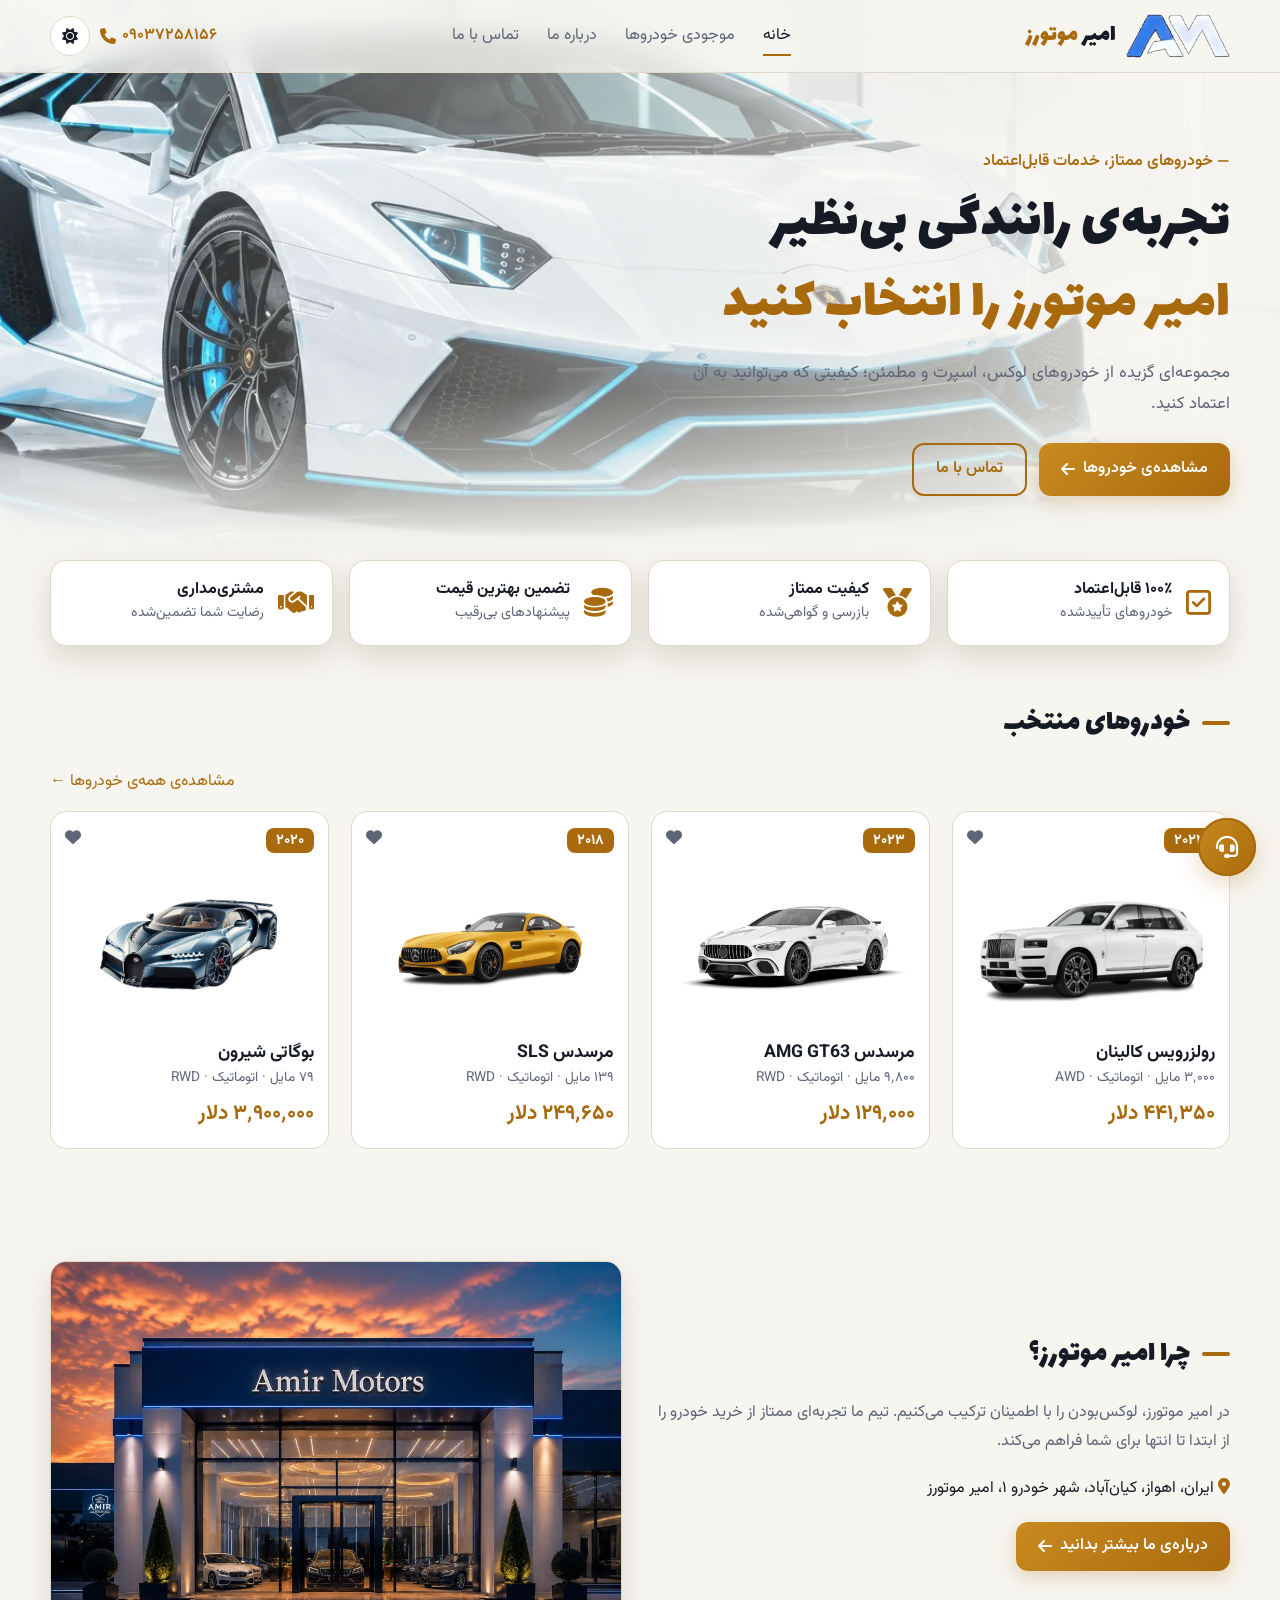
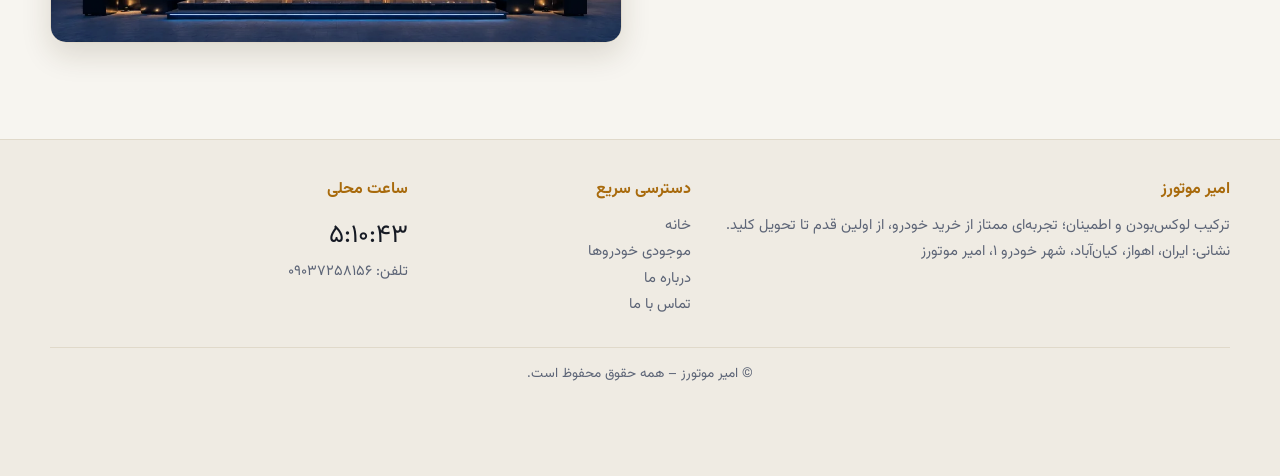
<file: index.html>
<!DOCTYPE html>
<html lang="fa" dir="rtl" data-theme="dark">
<head>
<meta charset="UTF-8">
<meta name="viewport" content="width=device-width, initial-scale=1.0">
<title>امیر موتورز | فروش خودروهای لوکس و اسپرت</title>
<meta name="description" content="امیر موتورز؛ مجموعه‌ای گزیده از خودروهای لوکس، اسپرت و مطمئن در اهواز">
<link rel="icon" href="assets/logo.webp">
<link rel="preconnect" href="https://fonts.googleapis.com"><link rel="preconnect" href="https://fonts.gstatic.com" crossorigin>
<link href="https://fonts.googleapis.com/css2?family=Lalezar&family=Vazirmatn:wght@400;600;700&display=swap" rel="stylesheet">
<link rel="stylesheet" href="https://cdnjs.cloudflare.com/ajax/libs/font-awesome/6.5.2/css/all.min.css">
<link rel="stylesheet" href="css/style.css">
<script>try{document.documentElement.dataset.theme=localStorage.getItem('theme')||(matchMedia('(prefers-color-scheme: light)').matches?'light':'dark')}catch(e){}</script>
</head>
<body>


<div class="rotate-warning">
    <div class="warning-content">
        <div class="phone-icon">📱</div>
        <p>Please rotate your device</p>
        <span>Screen is too small for the best experience</span>
    </div>
</div>
<header class="nav"><div class="wrap">
  <a class="brand" href="index.html"><img src="assets/logo.webp" alt="لوگوی امیر موتورز"><span>امیر <b>موتورز</b></span></a>
  <nav class="links" aria-label="منوی اصلی">
      <a href="index.html" class="on">خانه</a>
      <a href="inventory.html">موجودی خودروها</a>
      <a href="about.html">درباره ما</a>
      <a href="contact.html">تماس با ما</a>
  </nav>
  <div class="tools">
    <a class="tel" href="tel:۰۹۰۳۷۲۵۸۱۵۶"><i class="fa-solid fa-phone"></i>۰۹۰۳۷۲۵۸۱۵۶</a>
    <button class="icon-btn theme-btn" aria-label="تغییر تم"><i class="fa-solid fa-moon"></i><i class="fa-solid fa-sun"></i></button>
    <button class="icon-btn burger" aria-label="باز کردن منو"><i class="fa-solid fa-bars"></i></button>
  </div>
</div></header>

<div class="drawer"><div class="back"></div>
  <nav>
    <button class="icon-btn close-drawer" aria-label="بستن منو"><i class="fa-solid fa-xmark"></i></button>
      <a href="index.html" class="on">خانه</a>
      <a href="inventory.html">موجودی خودروها</a>
      <a href="about.html">درباره ما</a>
      <a href="contact.html">تماس با ما</a>
    <a href="#" class="open-support">پشتیبانی</a>
  </nav>
</div>

<div class="toast" role="status">پیام شما با موفقیت ارسال شد ✔</div>
<button class="fab open-support" aria-label="پشتیبانی"><i class="fa-solid fa-headset"></i></button>
<div class="modal" role="dialog" aria-modal="true" aria-label="درخواست پشتیبانی">
  <form class="form" novalidate data-form>
    <h3>ثبت درخواست پشتیبانی<button type="button" class="icon-btn close-modal" aria-label="بستن"><i class="fa-solid fa-xmark"></i></button></h3>
    <p style="color:var(--muted);font-size:.9rem">فرم زیر را پر کنید؛ تیم ما به‌زودی با شما تماس می‌گیرد.</p>
    <div class="cols">
      <div class="field"><label>نام و نام خانوادگی</label><input name="name" placeholder="مثلاً علی رضایی" autocomplete="name"><span class="err">نام کامل خود را وارد کنید</span></div>
      <div class="field"><label>ایمیل</label><input name="email" dir="ltr" placeholder="name@example.com" autocomplete="email"><span class="err">ایمیل معتبر وارد کنید</span></div>
    </div>
    <div class="field"><label>پیام</label><textarea name="msg" placeholder="پیام خود را بنویسید…"></textarea><span class="err">پیام نمی‌تواند خالی باشد</span></div>
    <button class="btn btn-fill" type="submit">ارسال</button>
  </form>
</div>

<main>

<section class="hero"><div class="wrap"><div class="hero-txt">
  <p class="eyebrow">— خودروهای ممتاز، خدمات قابل‌اعتماد</p>
  <h1>تجربه‌ی رانندگی بی‌نظیر<span>امیر موتورز را انتخاب کنید</span></h1>
  <p class="lead">مجموعه‌ای گزیده از خودروهای لوکس، اسپرت و مطمئن؛ کیفیتی که می‌توانید به آن اعتماد کنید.</p>
  <div class="btns"><a href="inventory.html" class="btn btn-fill">مشاهده‌ی خودروها <i class="fa-solid fa-arrow-left"></i></a><a href="contact.html" class="btn btn-line">تماس با ما</a></div>
</div></div></section>

<section class="wrap why reveal">
  <div><i class="fa-regular fa-square-check"></i><span><h3>۱۰۰٪ قابل‌اعتماد</h3><p>خودروهای تأییدشده</p></span></div>
  <div><i class="fa-solid fa-medal"></i><span><h3>کیفیت ممتاز</h3><p>بازرسی و گواهی‌شده</p></span></div>
  <div><i class="fa-solid fa-coins"></i><span><h3>تضمین بهترین قیمت</h3><p>پیشنهادهای بی‌رقیب</p></span></div>
  <div><i class="fa-solid fa-handshake"></i><span><h3>مشتری‌مداری</h3><p>رضایت شما تضمین‌شده</p></span></div>
</section>

<section class="wrap sec">
  <h2 class="sec-title">خودروهای منتخب</h2>
  <div class="more"><a href="inventory.html">مشاهده‌ی همه‌ی خودروها ←</a></div>
  <div class="grid">
    <article class="card reveal" data-cat="luxury">
      <div class="card-top"><span class="year">۲۰۲۴</span>
        <label class="heart" title="افزودن به علاقه‌مندی‌ها"><input type="checkbox" aria-label="علاقه‌مندی"><i class="fa-solid fa-heart"></i></label></div>
      <div class="pic"><img src="assets/cullinan.webp" alt="رولزرویس کالینان" loading="lazy" width="400" height="170"></div>
      <div class="card-body"><h3><a class="card-link" href="car.html">رولزرویس کالینان</a></h3>
        <p>۳٬۰۰۰ مایل · اتوماتیک · AWD</p>
        <strong>۴۴۱٬۳۵۰ دلار</strong></div>
    </article>
    <article class="card reveal" data-cat="sedan">
      <div class="card-top"><span class="year">۲۰۲۳</span>
        <label class="heart" title="افزودن به علاقه‌مندی‌ها"><input type="checkbox" aria-label="علاقه‌مندی"><i class="fa-solid fa-heart"></i></label></div>
      <div class="pic"><img src="assets/gt63.webp" alt="مرسدس AMG GT63" loading="lazy" width="400" height="170"></div>
      <div class="card-body"><h3>مرسدس AMG GT63</h3>
        <p>۹٬۸۰۰ مایل · اتوماتیک · RWD</p>
        <strong>۱۲۹٬۰۰۰ دلار</strong></div>
    </article>
    <article class="card reveal" data-cat="sport">
      <div class="card-top"><span class="year">۲۰۱۸</span>
        <label class="heart" title="افزودن به علاقه‌مندی‌ها"><input type="checkbox" aria-label="علاقه‌مندی"><i class="fa-solid fa-heart"></i></label></div>
      <div class="pic"><img src="assets/sls.webp" alt="مرسدس SLS" loading="lazy" width="400" height="170"></div>
      <div class="card-body"><h3>مرسدس SLS</h3>
        <p>۱۳۹ مایل · اتوماتیک · RWD</p>
        <strong>۲۴۹٬۶۵۰ دلار</strong></div>
    </article>
    <article class="card reveal" data-cat="luxury">
      <div class="card-top"><span class="year">۲۰۲۰</span>
        <label class="heart" title="افزودن به علاقه‌مندی‌ها"><input type="checkbox" aria-label="علاقه‌مندی"><i class="fa-solid fa-heart"></i></label></div>
      <div class="pic"><img src="assets/chiron.webp" alt="بوگاتی شیرون" loading="lazy" width="400" height="170"></div>
      <div class="card-body"><h3>بوگاتی شیرون</h3>
        <p>۷۹ مایل · اتوماتیک · RWD</p>
        <strong>۳٬۹۰۰٬۰۰۰ دلار</strong></div>
    </article>
  </div>
</section>

<section class="wrap sec"><div class="split reveal">
  <div><h2 class="sec-title">چرا امیر موتورز؟</h2>
  <p>در امیر موتورز، لوکس‌بودن را با اطمینان ترکیب می‌کنیم. تیم ما تجربه‌ای ممتاز از خرید خودرو را از ابتدا تا انتها برای شما فراهم می‌کند.</p>
  <p class="addr"><i class="fa-solid fa-location-dot" style="color:var(--accent)"></i> ایران، اهواز، کیان‌آباد، شهر خودرو ۱، امیر موتورز</p>
  <a href="about.html" class="btn btn-fill">درباره‌ی ما بیشتر بدانید <i class="fa-solid fa-arrow-left"></i></a></div>
  <img src="assets/showroom.webp"  alt="نمایشگاه امیر موتورز" loading="lazy" >
</div></section>
</main>

<footer class="foot"><div class="wrap">
  <div><h4>امیر موتورز</h4><p>ترکیب لوکس‌بودن و اطمینان؛ تجربه‌ای ممتاز از خرید خودرو، از اولین قدم تا تحویل کلید.</p>
  <p>نشانی: ایران، اهواز، کیان‌آباد، شهر خودرو ۱، امیر موتورز</p></div>
  <div><h4>دسترسی سریع</h4>
      <a href="index.html" class="on">خانه</a>
      <a href="inventory.html">موجودی خودروها</a>
      <a href="about.html">درباره ما</a>
      <a href="contact.html">تماس با ما</a>
  </div>
  <div><h4>ساعت محلی</h4><div class="clock" id="clock">--:--:--</div><p>تلفن: <span dir="ltr">۰۹۰۳۷۲۵۸۱۵۶</span></p></div>
  <div class="copy">© امیر موتورز – همه حقوق محفوظ است.</div>
</div></footer>

<script src="js/script.js"></script>
</body>
</html>
</file>
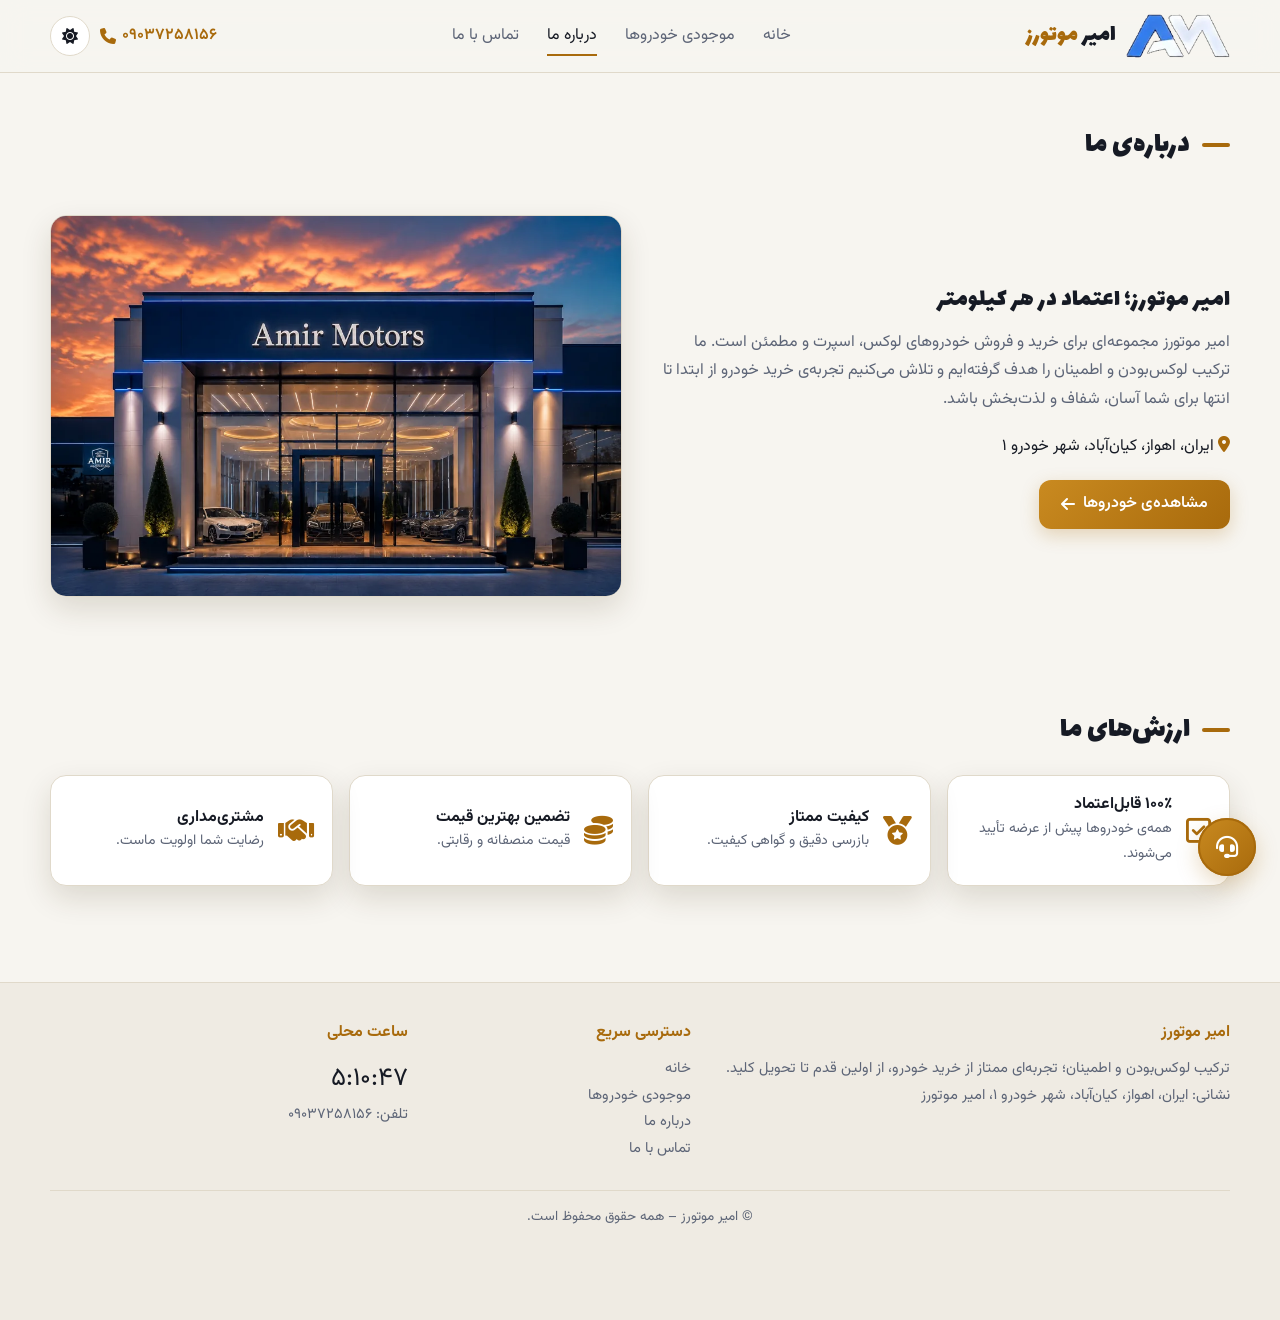
<file: about.html>
<!DOCTYPE html>
<html lang="fa" dir="rtl" data-theme="dark">
<head>
<meta charset="UTF-8">
<meta name="viewport" content="width=device-width, initial-scale=1.0">
<title>درباره‌ی ما | امیر موتورز</title>
<meta name="description" content="با امیر موتورز و ارزش‌های ما آشنا شوید">
<link rel="icon" href="assets/logo.webp">
<link rel="preconnect" href="https://fonts.googleapis.com"><link rel="preconnect" href="https://fonts.gstatic.com" crossorigin>
<link href="https://fonts.googleapis.com/css2?family=Lalezar&family=Vazirmatn:wght@400;600;700&display=swap" rel="stylesheet">
<link rel="stylesheet" href="https://cdnjs.cloudflare.com/ajax/libs/font-awesome/6.5.2/css/all.min.css">
<link rel="stylesheet" href="css/style.css">
<script>try{document.documentElement.dataset.theme=localStorage.getItem('theme')||(matchMedia('(prefers-color-scheme: light)').matches?'light':'dark')}catch(e){}</script>
</head>
<body>


<div class="rotate-warning">
    <div class="warning-content">
        <div class="phone-icon">📱</div>
        <p>Please rotate your device</p>
        <span>Screen is too small for the best experience</span>
    </div>
</div>
<header class="nav"><div class="wrap">
  <a class="brand" href="index.html"><img src="assets/logo.webp" alt="لوگوی امیر موتورز"><span>امیر <b>موتورز</b></span></a>
  <nav class="links" aria-label="منوی اصلی">
      <a href="index.html">خانه</a>
      <a href="inventory.html">موجودی خودروها</a>
      <a href="about.html" class="on">درباره ما</a>
      <a href="contact.html">تماس با ما</a>
  </nav>
  <div class="tools">
    <a class="tel" href="tel:۰۹۰۳۷۲۵۸۱۵۶"><i class="fa-solid fa-phone"></i>۰۹۰۳۷۲۵۸۱۵۶</a>
    <button class="icon-btn theme-btn" aria-label="تغییر تم"><i class="fa-solid fa-moon"></i><i class="fa-solid fa-sun"></i></button>
    <button class="icon-btn burger" aria-label="باز کردن منو"><i class="fa-solid fa-bars"></i></button>
  </div>
</div></header>

<div class="drawer"><div class="back"></div>
  <nav>
    <button class="icon-btn close-drawer" aria-label="بستن منو"><i class="fa-solid fa-xmark"></i></button>
      <a href="index.html">خانه</a>
      <a href="inventory.html">موجودی خودروها</a>
      <a href="about.html" class="on">درباره ما</a>
      <a href="contact.html">تماس با ما</a>
    <a href="#" class="open-support">پشتیبانی</a>
  </nav>
</div>

<div class="toast" role="status">پیام شما با موفقیت ارسال شد ✔</div>
<button class="fab open-support" aria-label="پشتیبانی"><i class="fa-solid fa-headset"></i></button>
<div class="modal" role="dialog" aria-modal="true" aria-label="درخواست پشتیبانی">
  <form class="form" novalidate data-form>
    <h3>ثبت درخواست پشتیبانی<button type="button" class="icon-btn close-modal" aria-label="بستن"><i class="fa-solid fa-xmark"></i></button></h3>
    <p style="color:var(--muted);font-size:.9rem">فرم زیر را پر کنید؛ تیم ما به‌زودی با شما تماس می‌گیرد.</p>
    <div class="cols">
      <div class="field"><label>نام و نام خانوادگی</label><input name="name" placeholder="مثلاً علی رضایی" autocomplete="name"><span class="err">نام کامل خود را وارد کنید</span></div>
      <div class="field"><label>ایمیل</label><input name="email" dir="ltr" placeholder="name@example.com" autocomplete="email"><span class="err">ایمیل معتبر وارد کنید</span></div>
    </div>
    <div class="field"><label>پیام</label><textarea name="msg" placeholder="پیام خود را بنویسید…"></textarea><span class="err">پیام نمی‌تواند خالی باشد</span></div>
    <button class="btn btn-fill" type="submit">ارسال</button>
  </form>
</div>

<main>

<section class="wrap page-head"><h1 class="sec-title">درباره‌ی ما</h1></section>
<section class="wrap sec" style="padding-top:24px"><div class="split reveal">
  <div><h2 style="font-size:1.6rem">امیر موتورز؛ اعتماد در هر کیلومتر</h2>
  <p>امیر موتورز مجموعه‌ای برای خرید و فروش خودروهای لوکس، اسپرت و مطمئن است. ما ترکیب لوکس‌بودن و اطمینان را هدف گرفته‌ایم و تلاش می‌کنیم تجربه‌ی خرید خودرو از ابتدا تا انتها برای شما آسان، شفاف و لذت‌بخش باشد.</p>
  <p class="addr"><i class="fa-solid fa-location-dot" style="color:var(--accent)"></i> ایران، اهواز، کیان‌آباد، شهر خودرو ۱</p>
  <a href="inventory.html" class="btn btn-fill">مشاهده‌ی خودروها <i class="fa-solid fa-arrow-left"></i></a></div>
  <img src="assets/showroom.webp" alt="نمایشگاه امیر موتورز" loading="lazy" width="1000" height="667">
</div></section>
<section class="wrap sec"><h2 class="sec-title">ارزش‌های ما</h2>
<div class="why" style="margin-top:0">
  <div class="reveal"><i class="fa-regular fa-square-check"></i><span><h3>۱۰۰٪ قابل‌اعتماد</h3><p>همه‌ی خودروها پیش از عرضه تأیید می‌شوند.</p></span></div>
  <div class="reveal"><i class="fa-solid fa-medal"></i><span><h3>کیفیت ممتاز</h3><p>بازرسی دقیق و گواهی کیفیت.</p></span></div>
  <div class="reveal"><i class="fa-solid fa-coins"></i><span><h3>تضمین بهترین قیمت</h3><p>قیمت منصفانه و رقابتی.</p></span></div>
  <div class="reveal"><i class="fa-solid fa-handshake"></i><span><h3>مشتری‌مداری</h3><p>رضایت شما اولویت ماست.</p></span></div>
</div></section>
</main>

<footer class="foot"><div class="wrap">
  <div><h4>امیر موتورز</h4><p>ترکیب لوکس‌بودن و اطمینان؛ تجربه‌ای ممتاز از خرید خودرو، از اولین قدم تا تحویل کلید.</p>
  <p>نشانی: ایران، اهواز، کیان‌آباد، شهر خودرو ۱، امیر موتورز</p></div>
  <div><h4>دسترسی سریع</h4>
      <a href="index.html">خانه</a>
      <a href="inventory.html">موجودی خودروها</a>
      <a href="about.html" class="on">درباره ما</a>
      <a href="contact.html">تماس با ما</a>
  </div>
  <div><h4>ساعت محلی</h4><div class="clock" id="clock">--:--:--</div><p>تلفن: <span dir="ltr">۰۹۰۳۷۲۵۸۱۵۶</span></p></div>
  <div class="copy">© امیر موتورز – همه حقوق محفوظ است.</div>
</div></footer>

<script src="js/script.js"></script>
</body>
</html>
</file>
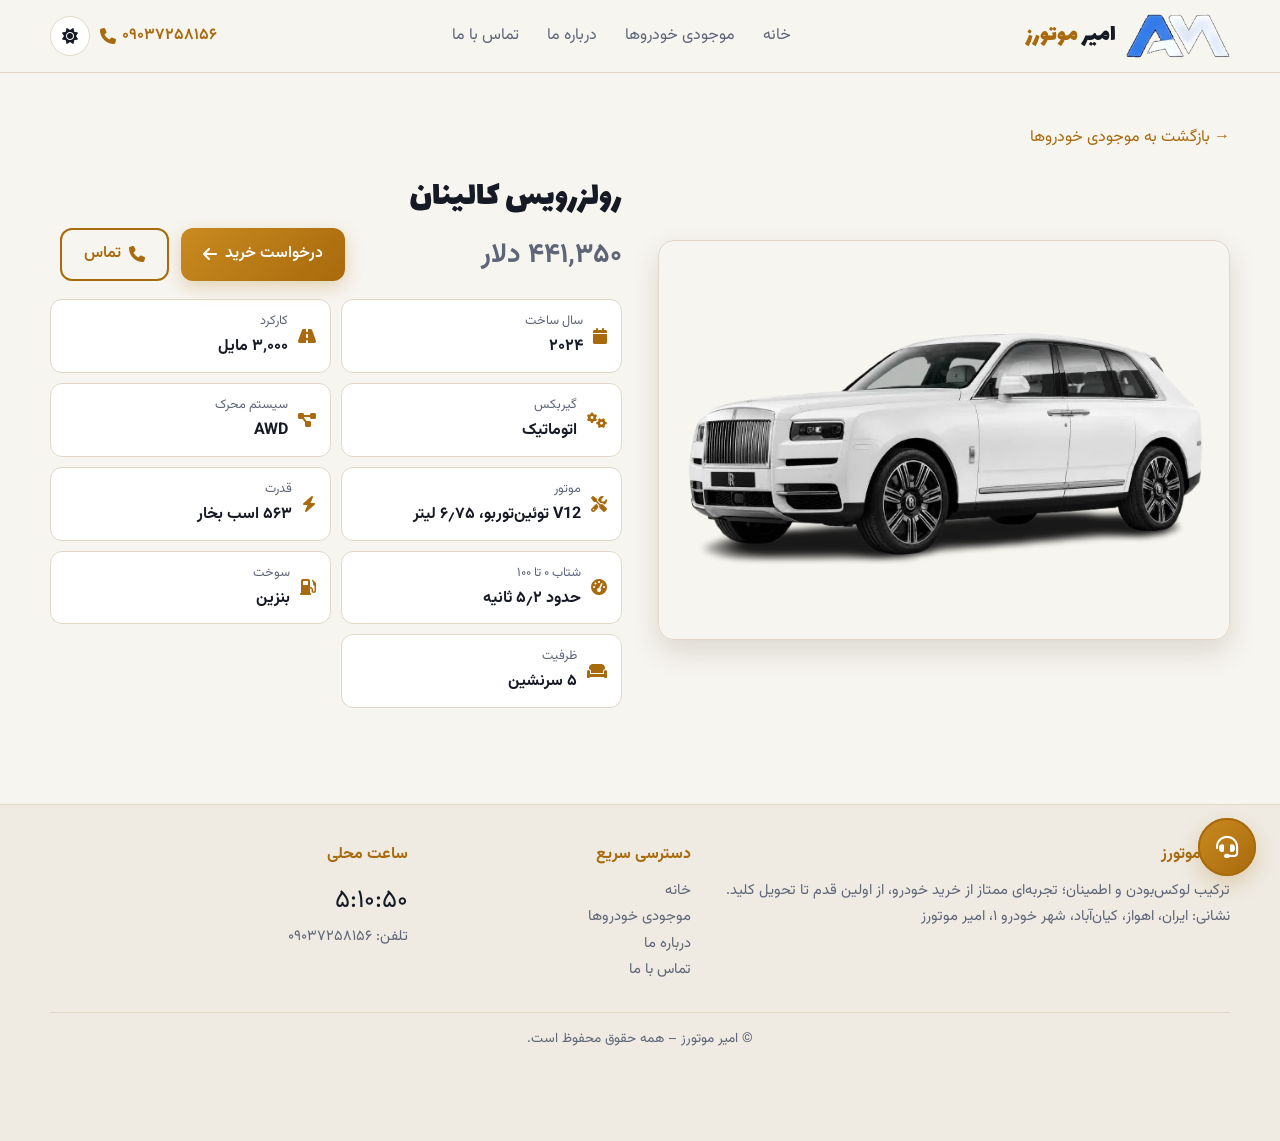
<file: car.html>
<!DOCTYPE html>
<html lang="fa" dir="rtl" data-theme="dark">
<head>
<meta charset="UTF-8">
<meta name="viewport" content="width=device-width, initial-scale=1.0">
<title>رولزرویس کالینان | امیر موتورز</title>
<meta name="description" content="مشخصات رولزرویس کالینان ۲۰۲۴ در امیر موتورز">
<link rel="icon" href="assets/logo.webp">
<link rel="preconnect" href="https://fonts.googleapis.com"><link rel="preconnect" href="https://fonts.gstatic.com" crossorigin>
<link href="https://fonts.googleapis.com/css2?family=Lalezar&family=Vazirmatn:wght@400;600;700&display=swap" rel="stylesheet">
<link rel="stylesheet" href="https://cdnjs.cloudflare.com/ajax/libs/font-awesome/6.5.2/css/all.min.css">
<link rel="stylesheet" href="css/style.css">
<script>try{document.documentElement.dataset.theme=localStorage.getItem('theme')||(matchMedia('(prefers-color-scheme: light)').matches?'light':'dark')}catch(e){}</script>
</head>
<body>
<div class="rotate-warning">
    <div class="warning-content">
        <div class="phone-icon">📱</div>
        <p>Please rotate your device</p>
        <span>Screen is too small for the best experience</span>
    </div>
</div>

<header class="nav"><div class="wrap">
  <a class="brand" href="index.html"><img src="assets/logo.webp" alt="لوگوی امیر موتورز"><span>امیر <b>موتورز</b></span></a>
  <nav class="links" aria-label="منوی اصلی">
      <a href="index.html">خانه</a>
      <a href="inventory.html">موجودی خودروها</a>
      <a href="about.html">درباره ما</a>
      <a href="contact.html">تماس با ما</a>
  </nav>
  <div class="tools">
    <a class="tel" href="tel:۰۹۰۳۷۲۵۸۱۵۶"><i class="fa-solid fa-phone"></i>۰۹۰۳۷۲۵۸۱۵۶</a>
    <button class="icon-btn theme-btn" aria-label="تغییر تم"><i class="fa-solid fa-moon"></i><i class="fa-solid fa-sun"></i></button>
    <button class="icon-btn burger" aria-label="باز کردن منو"><i class="fa-solid fa-bars"></i></button>
  </div>
</div></header>


<div class="drawer"><div class="back"></div>
  <nav>
    <button class="icon-btn close-drawer" aria-label="بستن منو"><i class="fa-solid fa-xmark"></i></button>
      <a href="index.html">خانه</a>
      <a href="inventory.html">موجودی خودروها</a>
      <a href="about.html">درباره ما</a>
      <a href="contact.html">تماس با ما</a>
    <a href="#" class="open-support">پشتیبانی</a>
  </nav>
</div>


<div class="toast" role="status">پیام شما با موفقیت ارسال شد ✔</div>
<button class="fab open-support" aria-label="پشتیبانی"><i class="fa-solid fa-headset"></i></button>
<div class="modal" role="dialog" aria-modal="true" aria-label="درخواست پشتیبانی">
  <form class="form" novalidate data-form>
    <h3>ثبت درخواست پشتیبانی<button type="button" class="icon-btn close-modal" aria-label="بستن"><i class="fa-solid fa-xmark"></i></button></h3>
    <p style="color:var(--muted);font-size:.9rem">فرم زیر را پر کنید؛ تیم ما به‌زودی با شما تماس می‌گیرد.</p>
    <div class="cols">
      <div class="field"><label>نام و نام خانوادگی</label><input name="name" placeholder="مثلاً علی رضایی" autocomplete="name"><span class="err">نام کامل خود را وارد کنید</span></div>
      <div class="field"><label>ایمیل</label><input name="email" dir="ltr" placeholder="name@example.com" autocomplete="email"><span class="err">ایمیل معتبر وارد کنید</span></div>
    </div>
    <div class="field"><label>پیام</label><textarea name="msg" placeholder="پیام خود را بنویسید…"></textarea><span class="err">پیام نمی‌تواند خالی باشد</span></div>
    <button class="btn btn-fill" type="submit">ارسال</button>
  </form>
</div>

<main>

<section class="wrap page-head"><p><a href="inventory.html" style="color:var(--accent)">→ بازگشت به موجودی خودروها</a></p></section>
<section class="wrap sec" style="padding-top:20px"><div class="split">
  <img src="assets/cullinan.webp" alt="رولزرویس کالینان" width="900" height="600">
  <div id="btncard"><h1 style="font-size:2.2rem">رولزرویس کالینان</h1>
  <p class="price">۴۴۱٬۳۵۰ دلار</p>
  <div class="specs">
    <div class="spec"><i class="fa-solid fa-calendar"></i><span>سال ساخت</span><b>۲۰۲۴</b></div>
    <div class="spec"><i class="fa-solid fa-road"></i><span>کارکرد</span><b>۳٬۰۰۰ مایل</b></div>
    <div class="spec"><i class="fa-solid fa-gears"></i><span>گیربکس</span><b>اتوماتیک</b></div>
    <div class="spec"><i class="fa-solid fa-diagram-project"></i><span>سیستم محرک</span><b>AWD</b></div>
    <div class="spec"><i class="fa-solid fa-screwdriver-wrench"></i><span>موتور</span><b>V12 توئین‌توربو، ۶٫۷۵ لیتر</b></div>
    <div class="spec"><i class="fa-solid fa-bolt"></i><span>قدرت</span><b>۵۶۳ اسب بخار</b></div>
    <div class="spec"><i class="fa-solid fa-gauge-high"></i><span>شتاب ۰ تا ۱۰۰</span><b>حدود ۵٫۲ ثانیه</b></div>
    <div class="spec"><i class="fa-solid fa-gas-pump"></i><span>سوخت</span><b>بنزین</b></div>
    <div class="spec"><i class="fa-solid fa-couch"></i><span>ظرفیت</span><b>۵ سرنشین</b></div>
  </div>
  <div class="btns" style="display:flex;gap:12px;flex-wrap:wrap;margin-top:20px"><a href="contact.html" class="btn btn-fill">درخواست خرید <i class="fa-solid fa-arrow-left"></i></a><a href="tel:۰۹۰۳۷۲۵۸۱۵۶" class="btn btn-line"><i class="fa-solid fa-phone"></i> تماس</a></div></div>
</div></section>
</main>

<footer class="foot"><div class="wrap">
  <div><h4>امیر موتورز</h4><p>ترکیب لوکس‌بودن و اطمینان؛ تجربه‌ای ممتاز از خرید خودرو، از اولین قدم تا تحویل کلید.</p>
  <p>نشانی: ایران، اهواز، کیان‌آباد، شهر خودرو ۱، امیر موتورز</p></div>
  <div><h4>دسترسی سریع</h4>
      <a href="index.html">خانه</a>
      <a href="inventory.html">موجودی خودروها</a>
      <a href="about.html">درباره ما</a>
      <a href="contact.html">تماس با ما</a>
  </div>
  <div><h4>ساعت محلی</h4><div class="clock" id="clock">--:--:--</div><p>تلفن: <span dir="ltr">۰۹۰۳۷۲۵۸۱۵۶</span></p></div>
  <div class="copy">© امیر موتورز – همه حقوق محفوظ است.</div>
</div></footer>

<script src="js/script.js"></script>
</body>
</html>
</file>
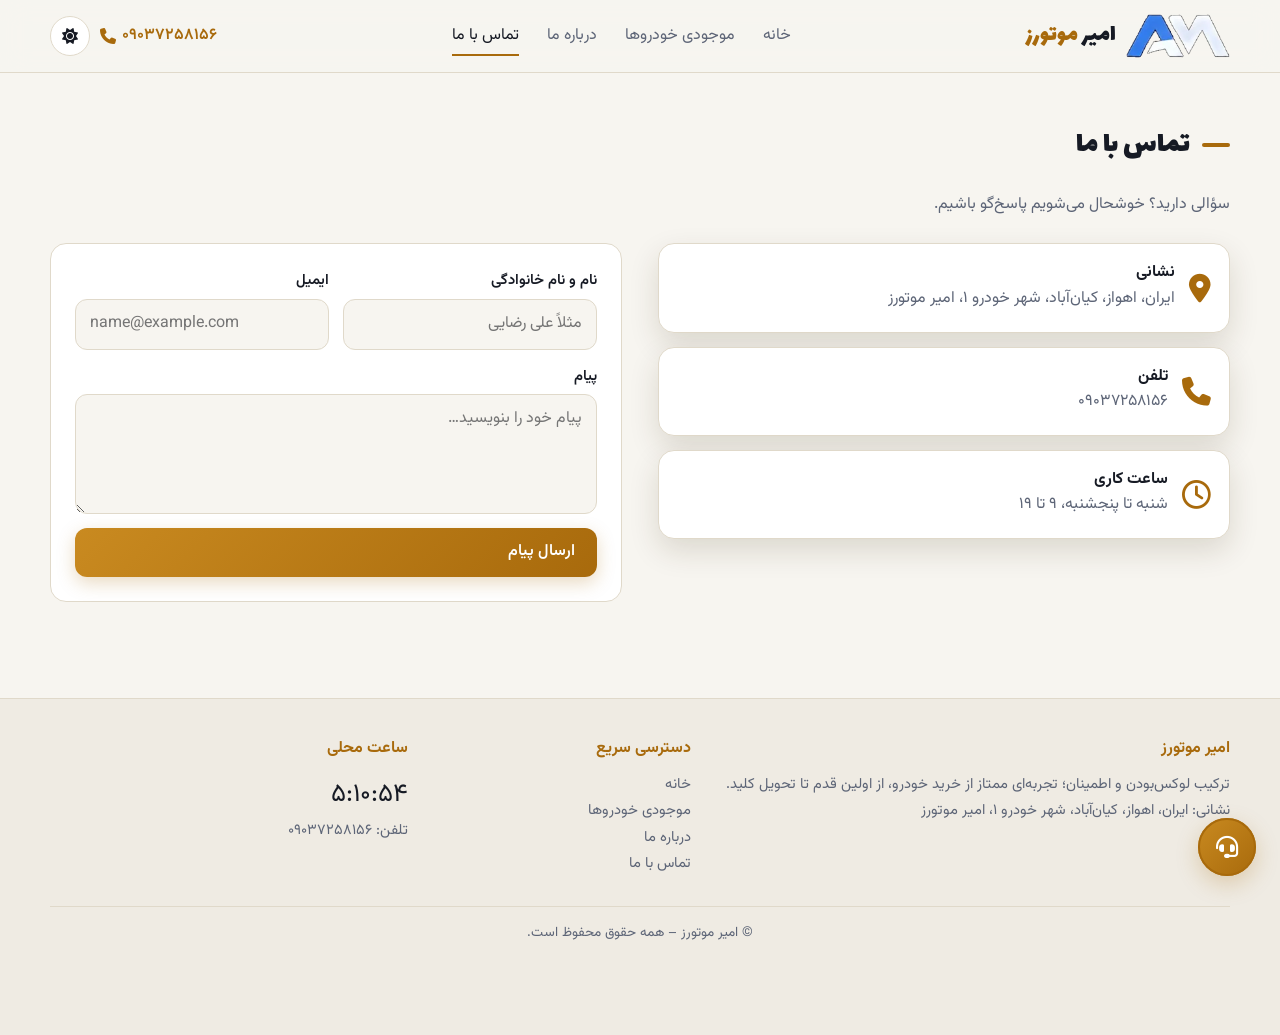
<file: contact.html>
<!DOCTYPE html>
<html lang="fa" dir="rtl" data-theme="dark">
<head>
<meta charset="UTF-8">
<meta name="viewport" content="width=device-width, initial-scale=1.0">
<title>تماس با ما | امیر موتورز</title>
<meta name="description" content="راه‌های ارتباط با امیر موتورز؛ نشانی، تلفن و فرم تماس">
<link rel="icon" href="assets/logo.webp">
<link rel="preconnect" href="https://fonts.googleapis.com"><link rel="preconnect" href="https://fonts.gstatic.com" crossorigin>
<link href="https://fonts.googleapis.com/css2?family=Lalezar&family=Vazirmatn:wght@400;600;700&display=swap" rel="stylesheet">
<link rel="stylesheet" href="https://cdnjs.cloudflare.com/ajax/libs/font-awesome/6.5.2/css/all.min.css">
<link rel="stylesheet" href="css/style.css">
<script>try{document.documentElement.dataset.theme=localStorage.getItem('theme')||(matchMedia('(prefers-color-scheme: light)').matches?'light':'dark')}catch(e){}</script>
</head>
<body>


<div class="rotate-warning">
    <div class="warning-content">
        <div class="phone-icon">📱</div>
        <p>Please rotate your device</p>
        <span>Screen is too small for the best experience</span>
    </div>
</div>
<header class="nav"><div class="wrap">
  <a class="brand" href="index.html"><img src="assets/logo.webp" alt="لوگوی امیر موتورز"><span>امیر <b>موتورز</b></span></a>
  <nav class="links" aria-label="منوی اصلی">
      <a href="index.html">خانه</a>
      <a href="inventory.html">موجودی خودروها</a>
      <a href="about.html">درباره ما</a>
      <a href="contact.html" class="on">تماس با ما</a>
  </nav>
  <div class="tools">
    <a class="tel" href="tel:۰۹۰۳۷۲۵۸۱۵۶"><i class="fa-solid fa-phone"></i>۰۹۰۳۷۲۵۸۱۵۶</a>
    <button class="icon-btn theme-btn" aria-label="تغییر تم"><i class="fa-solid fa-moon"></i><i class="fa-solid fa-sun"></i></button>
    <button class="icon-btn burger" aria-label="باز کردن منو"><i class="fa-solid fa-bars"></i></button>
  </div>
</div></header>

<div class="drawer"><div class="back"></div>
  <nav>
    <button class="icon-btn close-drawer" aria-label="بستن منو"><i class="fa-solid fa-xmark"></i></button>
      <a href="index.html">خانه</a>
      <a href="inventory.html">موجودی خودروها</a>
      <a href="about.html">درباره ما</a>
      <a href="contact.html" class="on">تماس با ما</a>
    <a href="#" class="open-support">پشتیبانی</a>
  </nav>
</div>

<div class="toast" role="status">پیام شما با موفقیت ارسال شد ✔</div>
<button class="fab open-support" aria-label="پشتیبانی"><i class="fa-solid fa-headset"></i></button>
<div class="modal" role="dialog" aria-modal="true" aria-label="درخواست پشتیبانی">
  <form class="form" novalidate data-form>
    <h3>ثبت درخواست پشتیبانی<button type="button" class="icon-btn close-modal" aria-label="بستن"><i class="fa-solid fa-xmark"></i></button></h3>
    <p style="color:var(--muted);font-size:.9rem">فرم زیر را پر کنید؛ تیم ما به‌زودی با شما تماس می‌گیرد.</p>
    <div class="cols">
      <div class="field"><label>نام و نام خانوادگی</label><input name="name" placeholder="مثلاً علی رضایی" autocomplete="name"><span class="err">نام کامل خود را وارد کنید</span></div>
      <div class="field"><label>ایمیل</label><input name="email" dir="ltr" placeholder="name@example.com" autocomplete="email"><span class="err">ایمیل معتبر وارد کنید</span></div>
    </div>
    <div class="field"><label>پیام</label><textarea name="msg" placeholder="پیام خود را بنویسید…"></textarea><span class="err">پیام نمی‌تواند خالی باشد</span></div>
    <button class="btn btn-fill" type="submit">ارسال</button>
  </form>
</div>

<main>

<section class="wrap page-head"><h1 class="sec-title">تماس با ما</h1><p>سؤالی دارید؟ خوشحال می‌شویم پاسخ‌گو باشیم.</p></section>
<section class="wrap sec" style="padding-top:24px"><div class="split" style="align-items:start">
  <div class="info reveal">
    <div class="info-box"><i class="fa-solid fa-location-dot"></i><span><h3>نشانی</h3><p>ایران، اهواز، کیان‌آباد، شهر خودرو ۱، امیر موتورز</p></span></div>
    <div class="info-box"><i class="fa-solid fa-phone"></i><span><h3>تلفن</h3><p dir="ltr" style="text-align:right">۰۹۰۳۷۲۵۸۱۵۶</p></span></div>
    <div class="info-box"><i class="fa-regular fa-clock"></i><span><h3>ساعت کاری</h3><p>شنبه تا پنجشنبه، ۹ تا ۱۹</p></span></div>
  </div>
  <form class="form reveal" novalidate data-form>
    <div class="cols">
      <div class="field"><label>نام و نام خانوادگی</label><input name="name" placeholder="مثلاً علی رضایی" autocomplete="name"><span class="err">نام کامل خود را وارد کنید</span></div>
      <div class="field"><label>ایمیل</label><input name="email" dir="ltr" placeholder="name@example.com" autocomplete="email"><span class="err">ایمیل معتبر وارد کنید</span></div>
    </div>
    <div class="field"><label>پیام</label><textarea name="msg" placeholder="پیام خود را بنویسید…"></textarea><span class="err">پیام نمی‌تواند خالی باشد</span></div>
    <button class="btn btn-fill" type="submit">ارسال پیام</button>
  </form>
</div></section>
</main>

<footer class="foot"><div class="wrap">
  <div><h4>امیر موتورز</h4><p>ترکیب لوکس‌بودن و اطمینان؛ تجربه‌ای ممتاز از خرید خودرو، از اولین قدم تا تحویل کلید.</p>
  <p>نشانی: ایران، اهواز، کیان‌آباد، شهر خودرو ۱، امیر موتورز</p></div>
  <div><h4>دسترسی سریع</h4>
      <a href="index.html">خانه</a>
      <a href="inventory.html">موجودی خودروها</a>
      <a href="about.html">درباره ما</a>
      <a href="contact.html" class="on">تماس با ما</a>
  </div>
  <div><h4>ساعت محلی</h4><div class="clock" id="clock">--:--:--</div><p>تلفن: <span dir="ltr">۰۹۰۳۷۲۵۸۱۵۶</span></p></div>
  <div class="copy">© امیر موتورز – همه حقوق محفوظ است.</div>
</div></footer>

<script src="js/script.js"></script>
</body>
</html>
</file>
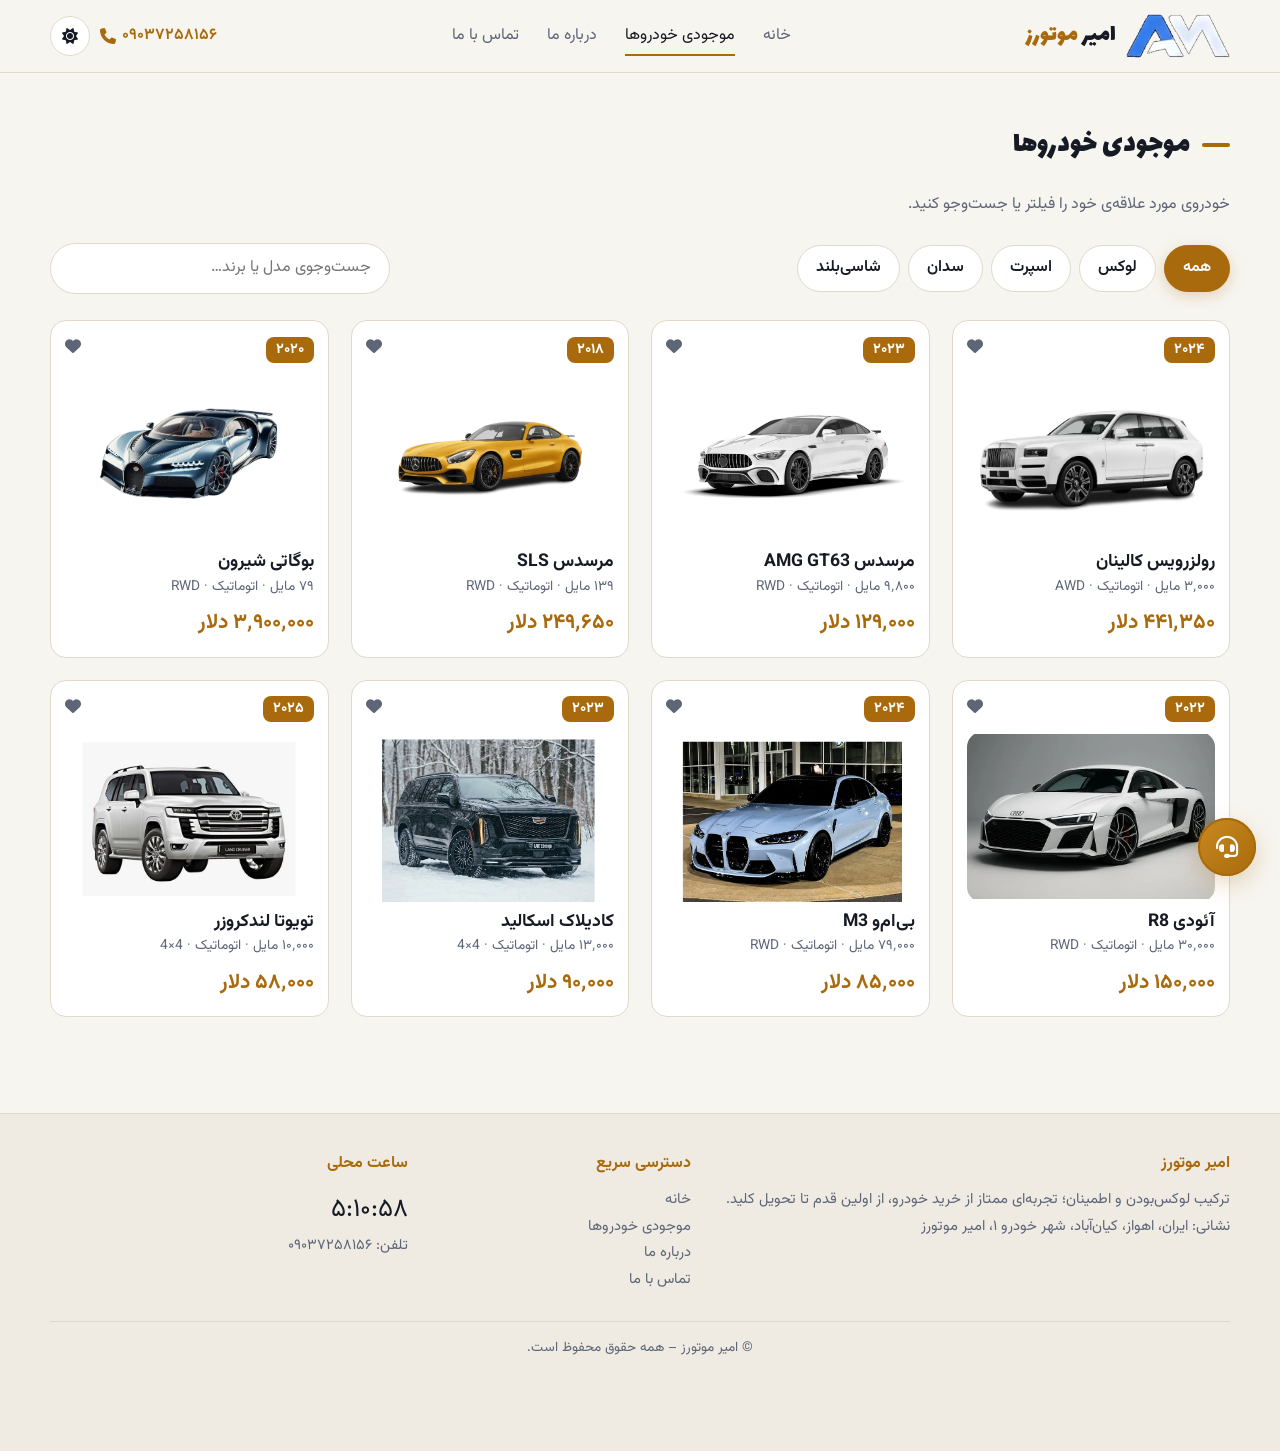
<file: inventory.html>
<!DOCTYPE html>
<html lang="fa" dir="rtl" data-theme="dark">
<head>
<meta charset="UTF-8">
<meta name="viewport" content="width=device-width, initial-scale=1.0">
<title>موجودی خودروها | امیر موتورز</title>
<meta name="description" content="لیست خودروهای لوکس، اسپرت، سدان و شاسی‌بلند امیر موتورز">
<link rel="icon" href="assets/logo.webp">
<link rel="preconnect" href="https://fonts.googleapis.com"><link rel="preconnect" href="https://fonts.gstatic.com" crossorigin>
<link href="https://fonts.googleapis.com/css2?family=Lalezar&family=Vazirmatn:wght@400;600;700&display=swap" rel="stylesheet">
<link rel="stylesheet" href="https://cdnjs.cloudflare.com/ajax/libs/font-awesome/6.5.2/css/all.min.css">
<link rel="stylesheet" href="css/style.css">
<script>try{document.documentElement.dataset.theme=localStorage.getItem('theme')||(matchMedia('(prefers-color-scheme: light)').matches?'light':'dark')}catch(e){}</script>
</head>
<body>


<div class="rotate-warning">
    <div class="warning-content">
        <div class="phone-icon">📱</div>
        <p>Please rotate your device</p>
        <span>Screen is too small for the best experience</span>
    </div>
</div>
<header class="nav"><div class="wrap">
  <a class="brand" href="index.html"><img src="assets/logo.webp" alt="لوگوی امیر موتورز"><span>امیر <b>موتورز</b></span></a>
  <nav class="links" aria-label="منوی اصلی">
      <a href="index.html">خانه</a>
      <a href="inventory.html" class="on">موجودی خودروها</a>
      <a href="about.html">درباره ما</a>
      <a href="contact.html">تماس با ما</a>
  </nav>
  <div class="tools">
    <a class="tel" href="tel:۰۹۰۳۷۲۵۸۱۵۶"><i class="fa-solid fa-phone"></i>۰۹۰۳۷۲۵۸۱۵۶</a>
    <button class="icon-btn theme-btn" aria-label="تغییر تم"><i class="fa-solid fa-moon"></i><i class="fa-solid fa-sun"></i></button>
    <button class="icon-btn burger" aria-label="باز کردن منو"><i class="fa-solid fa-bars"></i></button>
  </div>
</div></header>

<div class="drawer"><div class="back"></div>
  <nav>
    <button class="icon-btn close-drawer" aria-label="بستن منو"><i class="fa-solid fa-xmark"></i></button>
      <a href="index.html">خانه</a>
      <a href="inventory.html" class="on">موجودی خودروها</a>
      <a href="about.html">درباره ما</a>
      <a href="contact.html">تماس با ما</a>
    <a href="#" class="open-support">پشتیبانی</a>
  </nav>
</div>

<div class="toast" role="status">پیام شما با موفقیت ارسال شد ✔</div>
<button class="fab open-support" aria-label="پشتیبانی"><i class="fa-solid fa-headset"></i></button>
<div class="modal" role="dialog" aria-modal="true" aria-label="درخواست پشتیبانی">
  <form class="form" novalidate data-form>
    <h3>ثبت درخواست پشتیبانی<button type="button" class="icon-btn close-modal" aria-label="بستن"><i class="fa-solid fa-xmark"></i></button></h3>
    <p style="color:var(--muted);font-size:.9rem">فرم زیر را پر کنید؛ تیم ما به‌زودی با شما تماس می‌گیرد.</p>
    <div class="cols">
      <div class="field"><label>نام و نام خانوادگی</label><input name="name" placeholder="مثلاً علی رضایی" autocomplete="name"><span class="err">نام کامل خود را وارد کنید</span></div>
      <div class="field"><label>ایمیل</label><input name="email" dir="ltr" placeholder="name@example.com" autocomplete="email"><span class="err">ایمیل معتبر وارد کنید</span></div>
    </div>
    <div class="field"><label>پیام</label><textarea name="msg" placeholder="پیام خود را بنویسید…"></textarea><span class="err">پیام نمی‌تواند خالی باشد</span></div>
    <button class="btn btn-fill" type="submit">ارسال</button>
  </form>
</div>

<main>

<section class="wrap page-head"><h1 class="sec-title">موجودی خودروها</h1><p>خودروی مورد علاقه‌ی خود را فیلتر یا جست‌وجو کنید.</p></section>
<section class="wrap sec" style="padding-top:24px">
  <div class="bar">
    <div class="chips" role="group" aria-label="دسته‌بندی">
    <button class="chip on" data-cat="all">همه</button>
    <button class="chip" data-cat="luxury">لوکس</button>
    <button class="chip" data-cat="sport">اسپرت</button>
    <button class="chip" data-cat="sedan">سدان</button>
    <button class="chip" data-cat="suv">شاسی‌بلند</button>
    </div>
    <input class="search" type="search" placeholder="جست‌وجوی مدل یا برند…" aria-label="جست‌وجو">
  </div>
  <div class="grid">
    <article class="card reveal" data-cat="luxury">
      <div class="card-top"><span class="year">۲۰۲۴</span>
        <label class="heart" title="افزودن به علاقه‌مندی‌ها"><input type="checkbox" aria-label="علاقه‌مندی"><i class="fa-solid fa-heart"></i></label></div>
      <div class="pic"><img src="assets/cullinan.webp" alt="رولزرویس کالینان" loading="lazy" ></div>
      <div class="card-body"><h3><a class="card-link" href="car.html">رولزرویس کالینان</a></h3>
        <p>۳٬۰۰۰ مایل · اتوماتیک · AWD</p>
        <strong>۴۴۱٬۳۵۰ دلار</strong></div>
    </article>
    <article class="card reveal" data-cat="sedan">
      <div class="card-top"><span class="year">۲۰۲۳</span>
        <label class="heart" title="افزودن به علاقه‌مندی‌ها"><input type="checkbox" aria-label="علاقه‌مندی"><i class="fa-solid fa-heart"></i></label></div>
      <div class="pic"><img src="assets/gt63.webp" alt="مرسدس AMG GT63" loading="lazy" ></div>
      <div class="card-body"><h3>مرسدس AMG GT63</h3>
        <p>۹٬۸۰۰ مایل · اتوماتیک · RWD</p>
        <strong>۱۲۹٬۰۰۰ دلار</strong></div>
    </article>
    <article class="card reveal" data-cat="sport">
      <div class="card-top"><span class="year">۲۰۱۸</span>
        <label class="heart" title="افزودن به علاقه‌مندی‌ها"><input type="checkbox" aria-label="علاقه‌مندی"><i class="fa-solid fa-heart"></i></label></div>
      <div class="pic"><img src="assets/sls.webp" alt="مرسدس SLS" loading="lazy"></div>
      <div class="card-body"><h3>مرسدس SLS</h3>
        <p>۱۳۹ مایل · اتوماتیک · RWD</p>
        <strong>۲۴۹٬۶۵۰ دلار</strong></div>
    </article>
    <article class="card reveal" data-cat="luxury">
      <div class="card-top"><span class="year">۲۰۲۰</span>
        <label class="heart" title="افزودن به علاقه‌مندی‌ها"><input type="checkbox" aria-label="علاقه‌مندی"><i class="fa-solid fa-heart"></i></label></div>
      <div class="pic"><img src="assets/chiron.webp" alt="بوگاتی شیرون" loading="lazy"></div>
      <div class="card-body"><h3>بوگاتی شیرون</h3>
        <p>۷۹ مایل · اتوماتیک · RWD</p>
        <strong>۳٬۹۰۰٬۰۰۰ دلار</strong></div>
    </article>
    <article class="card reveal" data-cat="sport">
      <div class="card-top"><span class="year">۲۰۲۲</span>
        <label class="heart" title="افزودن به علاقه‌مندی‌ها"><input type="checkbox" aria-label="علاقه‌مندی"><i class="fa-solid fa-heart"></i></label></div>
      <div class="pic"><img src="assets/audi-r8.png" alt="آئودی R8" loading="lazy" ></div>
      <div class="card-body"><h3>آئودی R8</h3>
        <p>۳۰٬۰۰۰ مایل · اتوماتیک · RWD</p>
        <strong>۱۵۰٬۰۰۰ دلار</strong></div>
    </article>
    <article class="card reveal" data-cat="sport">
      <div class="card-top"><span class="year">۲۰۲۴</span>
        <label class="heart" title="افزودن به علاقه‌مندی‌ها"><input type="checkbox" aria-label="علاقه‌مندی"><i class="fa-solid fa-heart"></i></label></div>
      <div class="pic"><img src="assets/bmw-m3.webp" alt="بی‌ام‌و M3" loading="lazy" ></div>
      <div class="card-body"><h3>بی‌ام‌و M3</h3>
        <p>۷۹٬۰۰۰ مایل · اتوماتیک · RWD</p>
        <strong>۸۵٬۰۰۰ دلار</strong></div>
    </article>
    <article class="card reveal" data-cat="suv">
      <div class="card-top"><span class="year">۲۰۲۳</span>
        <label class="heart" title="افزودن به علاقه‌مندی‌ها"><input type="checkbox" aria-label="علاقه‌مندی"><i class="fa-solid fa-heart"></i></label></div>
      <div class="pic"><img src="assets/escalade.png" alt="کادیلاک اسکالید" loading="lazy" ></div>
      <div class="card-body"><h3>کادیلاک اسکالید</h3>
        <p>۱۳٬۰۰۰ مایل · اتوماتیک · 4×4</p>
        <strong>۹۰٬۰۰۰ دلار</strong></div>
    </article>
    <article class="card reveal" data-cat="suv">
      <div class="card-top"><span class="year">۲۰۲۵</span>
        <label class="heart" title="افزودن به علاقه‌مندی‌ها"><input type="checkbox" aria-label="علاقه‌مندی"><i class="fa-solid fa-heart"></i></label></div>
      <div class="pic"><img src="assets/landcruiser.webp" alt="تویوتا لندکروزر" loading="lazy" ></div>
      <div class="card-body"><h3>تویوتا لندکروزر</h3>
        <p>۱۰٬۰۰۰ مایل · اتوماتیک · 4×4</p>
        <strong>۵۸٬۰۰۰ دلار</strong></div>
    </article>
  </div>
  <p class="empty" hidden>خودرویی با این مشخصات پیدا نشد.</p>
</section>
</main>

<footer class="foot"><div class="wrap">
  <div><h4>امیر موتورز</h4><p>ترکیب لوکس‌بودن و اطمینان؛ تجربه‌ای ممتاز از خرید خودرو، از اولین قدم تا تحویل کلید.</p>
  <p>نشانی: ایران، اهواز، کیان‌آباد، شهر خودرو ۱، امیر موتورز</p></div>
  <div><h4>دسترسی سریع</h4>
      <a href="index.html">خانه</a>
      <a href="inventory.html" class="on">موجودی خودروها</a>
      <a href="about.html">درباره ما</a>
      <a href="contact.html">تماس با ما</a>
  </div>
  <div><h4>ساعت محلی</h4><div class="clock" id="clock">--:--:--</div><p>تلفن: <span dir="ltr">۰۹۰۳۷۲۵۸۱۵۶</span></p></div>
  <div class="copy">© امیر موتورز – همه حقوق محفوظ است.</div>
</div></footer>

<script src="js/script.js"></script>
<script src="js/main.js"></script>
</body>
</html>
</file>
<file: css/style.css>
:root {
    --bg: #0a0d14;
    --bg2: #10151f;
    --surface: #151b28;
    --line: #263044;
    --text: #eef1f7;
    --muted: #98a3b8;
    --accent: #e5a93d;
    --accent-2: #f3c66b;
    --on-accent: #1a1305;
    --glow: rgba(229,169,61,.35);
    --nav: rgba(10,13,20,.72);
    --fade: 10,13,20;
    --banner: url(../assets/banner-dark.webp);
    --shadow: 0 12px 30px rgba(0,0,0,.45);
    --r: 16px;
    --ease: cubic-bezier(.22,.8,.3,1);
    color-scheme: dark;
}

:root[data-theme="light"] {
    --bg: #f7f5f0;
    --bg2: #efebe3;
    --surface: #fff;
    --line: #e0d9ca;
    --text: #161a24;
    --muted: #5d6577;
    --accent: #a86a0c;
    --accent-2: #c98a20;
    --on-accent: #fff;
    --glow: rgba(168,106,12,.25);
    --nav: rgba(247,245,240,.78);
    --fade: 247,245,240;
    --banner: url(../assets/banner-light.webp);
    --shadow: 0 12px 30px rgba(60,40,10,.14);
    color-scheme: light;
}



* {
    margin: 0;
    padding: 0;
    box-sizing: border-box;
}

html {
    scroll-behavior: smooth;
    overflow-x: hidden;

}

body {
    font-family: 'Vazirmatn',Tahoma,sans-serif;
    background: var(--bg);
    color: var(--text);
    line-height: 1.8;
    transition: background .4s,color .4s;
}

.rotate-warning {
    display: none;
    position: fixed;
    top: 0;
    left: 0;
    width: 100%;
    height: 100%;
    background-color: #000000; 
    color: white;
    z-index: 99999; 
    flex-direction: column;
    justify-content: center;
    align-items: center;
    text-align: center;
    font-family: 'Segoe UI', Tahoma, Geneva, Verdana, sans-serif;
}

h1,h2,h3 {
    font-family: 'Lalezar','Vazirmatn',sans-serif;
    font-weight: 400;
    line-height: 1.4;
}

a {
    color: inherit;
    text-decoration: none;
}

img {
    max-width: 100%;
    display: block;
}

button,input,textarea {
    font: inherit;
    color: inherit;
}

button {
    cursor: pointer;
    border: 0;
    background: none;
}

.wrap {
    width: min(1180px,100% - 32px);
    margin-inline: auto;
}

main {
    padding-top: 84px;
}

.sec {
    padding-block: 56px;
}

.sec-title {
    display: flex;
    align-items: center;
    gap: 12px;
    font-size: 1.9rem;
    margin-bottom: 24px;
}

.sec-title::before {
    content: "";
    width: 28px;
    height: 4px;
    border-radius: 4px;
    background: var(--accent);
}

:focus-visible {
    outline: 2px solid var(--accent);
    outline-offset: 3px;
}

.btn {
    position: relative;
    overflow: hidden;
    display: inline-flex;
    align-items: center;
    gap: 8px;
    padding: 10px 22px;
    border-radius: 12px;
    font-weight: 600;
    transition: transform .3s var(--ease),box-shadow .3s;
}

.btn-fill {
    background: linear-gradient(135deg,var(--accent-2),var(--accent));
    color: var(--on-accent);
    box-shadow: 0 6px 18px var(--glow);
}

.btn-line {
    border: 2px solid var(--accent);
    color: var(--accent);
}

.btn::after {
    content: "";
    position: absolute;
    inset: 0;
    background: linear-gradient(100deg,transparent 30%,rgba(255,255,255,.35) 50%,transparent 70%);
    transform: translateX(120%);
    transition: transform .6s;
}



.btn i {
    transition: transform .3s;
}



.nav {
    position: fixed;
    inset: 0 0 auto 0;
    z-index: 50;
    background: var(--nav);
    backdrop-filter: blur(14px);
    border-bottom: 1px solid var(--line);
}

.nav .wrap {
    display: flex;
    align-items: center;
    justify-content: space-between;
    gap: 16px;
    height: 72px;
}

.brand {
    display: flex;
    align-items: center;
    gap: 10px;
    font-family: 'Lalezar';
    font-size: 1.5rem;
}

.brand img {
    height: 44px;
    width: auto;
}

.brand b {
    color: var(--accent);
    font-weight: 400;
}

.links {
    display: flex;
    gap: 28px;
}

.links a {
    position: relative;
    padding-block: 4px;
    color: var(--muted);
    transition: color .3s;
}

.links a::after {
    content: "";
    position: absolute;
    inset: auto 0 -2px auto;
    height: 2px;
    width: 0;
    background: var(--accent);
    transition: width .35s var(--ease);
}



.tools {
    display: flex;
    align-items: center;
    gap: 10px;
}

.tel {
    display: flex;
    align-items: center;
    gap: 6px;
    color: var(--accent);
    font-weight: 600;
    direction: ltr;
}

.icon-btn {
    width: 40px;
    height: 40px;
    border-radius: 50%;
    display: grid;
    place-items: center;
    border: 1px solid var(--line);
    background: var(--surface);
    transition: transform .4s var(--ease),border-color .3s;
}



.theme-btn .fa-sun {
    display: none;
}

:root[data-theme="light"] .theme-btn .fa-sun {
    display: block;
}

:root[data-theme="light"] .theme-btn .fa-moon {
    display: none;
}

.burger {
    display: none;
}

.drawer {
    position: fixed;
    inset: 0;
    z-index: 60;
    visibility: hidden;
}

.drawer .back {
    position: absolute;
    inset: 0;
    background: rgba(0,0,0,.55);
    opacity: 0;
    transition: opacity .3s;
}

.drawer nav {
    position: absolute;
    inset-block: 0;
    inset-inline-start: 0;
    width: 260px;
    background: var(--bg2);
    padding: 20px;
    display: flex;
    flex-direction: column;
    gap: 10px;
    transform: translateX(100%);
    transition: transform .4s var(--ease);
    border-inline-end: 1px solid var(--line);
}

.drawer.open {
    visibility: visible;
}

.drawer.open .back {
    opacity: 1;
}

.drawer.open nav {
    transform: none;
}

.drawer a {
    padding: 12px 16px;
    border-radius: 12px;
    border: 1px solid var(--line);
    transition: .3s;
}



.hero {
    position: relative;
    min-height: 560px;
    display: flex;
    align-items: center;
    margin-top: -84px;
    padding-top: 84px;
    overflow: hidden;
}

.hero::before {
    content: "";
    position: absolute;
    inset: 0;
    background: var(--banner) center/cover no-repeat;
    transform: scaleX(-1);
    animation: zoom 18s ease-in-out infinite alternate;
}

.hero::after {
    content: "";
    position: absolute;
    inset: 0;
    background: linear-gradient(to left,rgba(var(--fade),.92) 5%,rgba(var(--fade),.55) 45%,rgba(var(--fade),.05)),linear-gradient(to top,var(--bg),transparent 30%);
}

.hero .wrap {
    position: relative;
    z-index: 1;
}

.hero-txt {
    max-width: 560px;
}

.eyebrow {
    color: var(--accent);
    font-weight: 600;
    margin-bottom: 6px;
}

.hero h1 {
    font-size: clamp(2.2rem,6vw,3.6rem);
}

.hero h1 span {
    color: var(--accent);
    display: block;
}

.hero p.lead {
    color: var(--muted);
    margin: 14px 0 24px;
    font-size: 1.05rem;
}

.hero .btns {
    display: flex;
    gap: 12px;
    flex-wrap: wrap;
}

@keyframes zoom {
    to {
        transform: scaleX(-1) scale(1.08);
    }
}

.why {
    display: grid;
    grid-template-columns: repeat(auto-fit,minmax(220px,1fr));
    gap: 16px;
    margin-top: 0px;
    position: relative;
    z-index: 2;
}

.why div,.info-box {
    display: flex;
    align-items: center;
    gap: 14px;
    padding: 18px;
    background: var(--surface);
    border: 1px solid var(--line);
    border-radius: var(--r);
    box-shadow: var(--shadow);
    transition: transform .35s var(--ease),border-color .3s;
}


.why i,.info-box i {
    font-size: 1.8rem;
    color: var(--accent);
    transition: transform .4s;
}


.why h3 {
    font-family: 'Vazirmatn';
    font-weight: 700;
    font-size: 1rem;
}

.why p {
    color: var(--muted);
    font-size: .88rem;
}

.grid {
    display: grid;
    grid-template-columns: repeat(auto-fill,minmax(270px,1fr));
    gap: 22px;
}

.card {
    display: flex;
    flex-direction: column;
    background: var(--surface);
    border: 1px solid var(--line);
    border-radius: var(--r);
    padding: 14px;
    overflow: hidden;
    transition: transform .4s var(--ease),box-shadow .4s,border-color .3s;
}



.card-top {
    display: flex;
    justify-content: space-between;
    align-items: center;
}


.year {
    background: var(--accent);
    color: var(--on-accent);
    border-radius: 8px;
    padding: 0 10px;
    font-weight: 700;
    font-size: .9rem;
}

.heart {
    cursor: pointer;
    color: var(--muted);
    transition: transform .3s,color .3s;
}

.heart input {
    display: none;
}



.heart:has(input:checked) {
    color: #ef4f6b;
    animation: beat .4s;
}

@keyframes beat {
    50% {
        transform: scale(1.5);
    }
}

.card .pic {
    height: 170px;
    margin-block: 8px;
    display: grid;
    place-items: center;
    overflow: hidden;
    border-radius: 12px;
}

.card .pic img {
    width: 100%;
    height: 100%;
    object-fit: contain;
    border-radius: 15px;
    place-items: center;
    object-position: center;
    transition: transform .6s var(--ease);
}



.card-body h3 {
    font-family: 'Vazirmatn';
    font-weight: 700;
    font-size: 1.1rem;
}

.card-body p {
    color: var(--muted);
    font-size: .86rem;
}

.card-body strong {
    display: block;
    margin-top: 6px;
    color: var(--accent);
    font-size: 1.3rem;
}

.more {
    display: flex;
    justify-content: flex-end;
    margin-bottom: 14px;
}

.more a {
    color: var(--accent);
}



.bar {
    display: flex;
    flex-wrap: wrap;
    gap: 14px;
    justify-content: space-between;
    align-items: center;
    margin-bottom: 26px;
}

.chips {
    display: flex;
    gap: 8px;
    flex-wrap: wrap;
}

.chip {
    padding: 8px 18px;
    border-radius: 999px;
    border: 1px solid var(--line);
    background: var(--surface);
    font-weight: 600;
    transition: .3s var(--ease);
}



.chip.on {
    background: var(--accent);
    border-color: var(--accent);
    color: var(--on-accent);
    box-shadow: 0 4px 14px var(--glow);
}

.search {
    width: min(340px,100%);
    padding: 10px 18px;
    border-radius: 999px;
    border: 1px solid var(--line);
    background: var(--surface);
    outline: none;
    transition: .3s;
}

.search:focus {
    border-color: var(--accent);
    box-shadow: 0 0 0 4px var(--glow);
}

.empty {
    grid-column: 1/-1;
    text-align: center;
    color: var(--muted);
    padding: 40px;
}

.page-head {
    padding-block: 40px 0;
}

.page-head p {
    color: var(--muted);
}

.split {
    display: grid;
    grid-template-columns: 1fr 1fr;
    gap: 36px;
    align-items: center;
}

.split img {

    border-radius: var(--r);
    border: 1px solid var(--line);
    box-shadow: var(--shadow);
    width: 100%;
    max-width: 1000px;
    height:100%;
    max-height: 400px;
    object-fit: scale-down;
}

.split p {
    color: var(--muted);
    margin-block: 10px 18px;
}



#btncard{
    position: relative;
}

#btncard .btns{
    position: absolute;
    top: 35px;
    left: 10px;
}

.addr {
    color: var(--text)!important;
}

.info {
    display: grid;
    gap: 14px;
}

.info-box h3 {
    font-family: 'Vazirmatn';
    font-size: 1rem;
    font-weight: 700;
}

.info-box p {
    color: var(--muted);
    margin: 0!important;
}

.form {
    display: grid;
    gap: 14px;
    background: var(--surface);
    border: 1px solid var(--line);
    border-radius: var(--r);
    padding: 24px;
}

.field {
    display: grid;
    gap: 4px;
}

.field label {
    font-weight: 600;
    font-size: .92rem;
}

.field input,.field textarea {
    padding: 10px 14px;
    border-radius: 12px;
    border: 1px solid var(--line);
    background: var(--bg);
    outline: none;
    transition: .3s;
}

.field textarea {
    min-height: 120px;
    resize: vertical;
}

.field input:focus,.field textarea:focus {
    border-color: var(--accent);
    box-shadow: 0 0 0 4px var(--glow);
}

.field.bad input,.field.bad textarea {
    border-color: #ef4444;
}

.err {
    display: none;
    color: #ef4444;
    font-size: .82rem;
}

.field.bad .err {
    display: block;
}

.cols {
    display: grid;
    grid-template-columns: 1fr 1fr;
    gap: 14px;
}

.fab {
    position: fixed;
    inset-block-end: 24px;
    inset-inline-start: 24px;
    z-index: 40;
    width: 58px;
    height: 58px;
    border-radius: 50%;
    background: linear-gradient(135deg,var(--accent-2),var(--accent));
    color: var(--on-accent);
    font-size: 1.4rem;
    box-shadow: 0 8px 22px var(--glow);
    transition: transform .3s var(--ease);
}



.fab::before {
    content: "";
    position: absolute;
    inset: 0;
    border-radius: 50%;
    border: 2px solid var(--accent);
    animation: ping 2.4s infinite;
}

@keyframes ping {
    to {
        transform: scale(1.6);
        opacity: 0;
    }
}

.modal {
    position: fixed;
    inset: 0;
    z-index: 70;
    display: grid;
    place-items: center;
    padding: 16px;
    background: rgba(0,0,0,.6);
    opacity: 0;
    visibility: hidden;
    transition: .3s;
}

.modal.open {
    opacity: 1;
    visibility: visible;
}

.modal .form {
    width: min(520px,100%);
    transform: translateY(24px) scale(.96);
    transition: transform .4s var(--ease);
    box-shadow: 0 0 40px var(--glow);
}

.modal.open .form {
    transform: none;
}

.modal h3 {
    font-size: 1.4rem;
    display: flex;
    justify-content: space-between;
    align-items: center;
}

.toast {
    position: fixed;
    inset-block-start: 90px;
    inset-inline-start: -340px;
    z-index: 80;
    padding: 12px 22px;
    border-radius: 12px;
    background: #e8f7ee;
    color: #1b6b3a;
    border: 1px solid #1b6b3a;
    font-weight: 700;
    transition: inset-inline-start .5s var(--ease);
}

.toast.show {
    inset-inline-start: 20px;
}

.foot {
    margin-top: 40px;
    border-top: 1px solid var(--line);
    background: var(--bg2);
    padding-block: 36px 90px;
}

.foot .wrap {
    display: grid;
    grid-template-columns: 2fr 1fr 1.4fr;
    gap: 28px;
}

.foot h4 {
    margin-bottom: 8px;
    color: var(--accent);
}

.foot p,.foot a {
    color: var(--muted);
    display: block;
    font-size: .92rem;
}



.clock {
    font-size: 1.6rem;
    color: var(--text);
    direction: ltr;
    text-align: right;
}

.copy {
    grid-column: 1/-1;
    border-top: 1px solid var(--line);
    padding-top: 14px;
    text-align: center;
    color: var(--muted);
    font-size: .85rem;
}

.reveal {
    opacity: 0;
    transform: translateY(28px);
    transition: opacity .7s,transform .7s var(--ease);
}

.reveal.in {
    opacity: 1;
    transform: none;
}

@media (prefers-reduced-motion:reduce) {
    * {
        animation: none!important;
        transition: none!important;
    }
    .reveal {
        opacity: 1;
        transform: none;
    }
}

@media (max-width:900px) {
    .links,.tel {
        display: none;
    }
    .burger {
        display: grid;
    }
    .split,.foot .wrap {
        grid-template-columns: 1fr;
    }
    .hero {
        min-height: 500px;
    }
    .hero::after {
        background: linear-gradient(rgba(var(--fade),.55),rgba(var(--fade),.85) 70%,var(--bg));
    }
    .card .pic img{
      width: 300px;
      height: 100%;
    }
}

@media (max-width:520px) {
    .cols {
        grid-template-columns: 1fr;
    }
    .sec {
        padding-block: 36px;
    }
    .why {
        margin-top: -30px;
    }
    #btncard .btns a{
        font-size: 15px;
    }
    #btncard .btns{
        top: 0px;
        flex-direction: column;
    }
    .specs{
        margin-top: 50px;
    }
}
@media (max-width:430px) {
    #btncard .btns{
        top: 80px;
        flex-direction: row;
        width: 100%;
        justify-content: space-around;
        
    }
}

[hidden] {
    display: none!important;
}
@media (max-width:430px) {
    .why{
        margin-top: 30px;
    }
}
@media (hover: hover) and (pointer: fine) {
.btn:hover {
    transform: translateY(-3px);
    box-shadow: 0 10px 24px var(--glow);
}

.btn:hover::after {
    transform: translateX(-120%);
}
.btn:hover i.fa-arrow-left {
    transform: translateX(-5px);
}

.links a:hover,.links a.on {
    color: var(--text);
}

.links a:hover::after,.links a.on::after {
    width: 100%;
}

.icon-btn:hover {
    transform: rotate(20deg) scale(1.1);
    border-color: var(--accent);
}

.drawer a.on,.drawer a:hover {
    border-color: var(--accent);
    color: var(--accent);
    transform: translateX(-4px);
}


.why div:hover,.info-box:hover {
    transform: translateY(-6px);
    border-color: var(--accent);
}

.why div:hover i {
    transform: scale(1.2) rotate(-8deg);
}

.card:hover {
    transform: translateY(-8px);
    border-color: var(--accent);
    box-shadow: var(--shadow),0 0 22px var(--glow);
}
.heart:hover {
    transform: scale(1.25);
}

.card:hover .pic img {
    transform: scale(1.1);
}

.more a:hover {
    text-decoration: underline;
}

.chip:hover {
    border-color: var(--accent);
    transform: translateY(-2px);
}
.fab:hover {
    transform: scale(1.15) rotate(-8deg);
}

.foot a:hover {
    color: var(--accent);
}


}


@media (max-width: 330px) {
    .rotate-warning {
        display: flex;
    }
    
    body {
        overflow: hidden;
    }
}

.warning-content p {
    font-size: 20px;
    font-weight: bold;
    margin: 10px 0;
}

.warning-content span {
    font-size: 15px;
    color: #888;
}

.phone-icon {
    font-size: 50px;
    animation: rotatePhone 2s infinite ease-in-out;
}

@keyframes rotatePhone {
    0% { transform: rotate(0deg); }
    50% { transform: rotate(90deg); }
    100% { transform: rotate(0deg); }
}


.card:has(.card-link) {
    position: relative;
    cursor: pointer;
}

.card-link::after {
    content: "";
    position: absolute;
    inset: 0;
    z-index: 1;
}

.card:has(.card-link) .heart {
    position: relative;
    z-index: 2;
}

.card:hover .card-link {
    color: var(--accent);
}


.price {
    color: var(--accent);
    font-size: 1.7rem;
    font-weight: 700;
    margin-block: 4px 18px;
}

.specs {
    display: grid;
    grid-template-columns: 1fr 1fr;
    gap: 10px;
}

.spec {
    display: grid;
    grid-template-columns: auto 1fr;
    gap: 0 10px;
    padding: 10px 14px;
    background: var(--surface);
    border: 1px solid var(--line);
    border-radius: 12px;
    transition: transform .3s var(--ease), border-color .3s;
}

.spec:hover {
    transform: translateY(-3px);
    border-color: var(--accent);
}

.spec i {
    grid-row: span 2;
    align-self: center;
    color: var(--accent);
}

.spec span {
    color: var(--muted);
    font-size: .8rem;
}

@media (max-width: 520px) {
    .specs {
        grid-template-columns: 1fr;
    }
}
</file>
